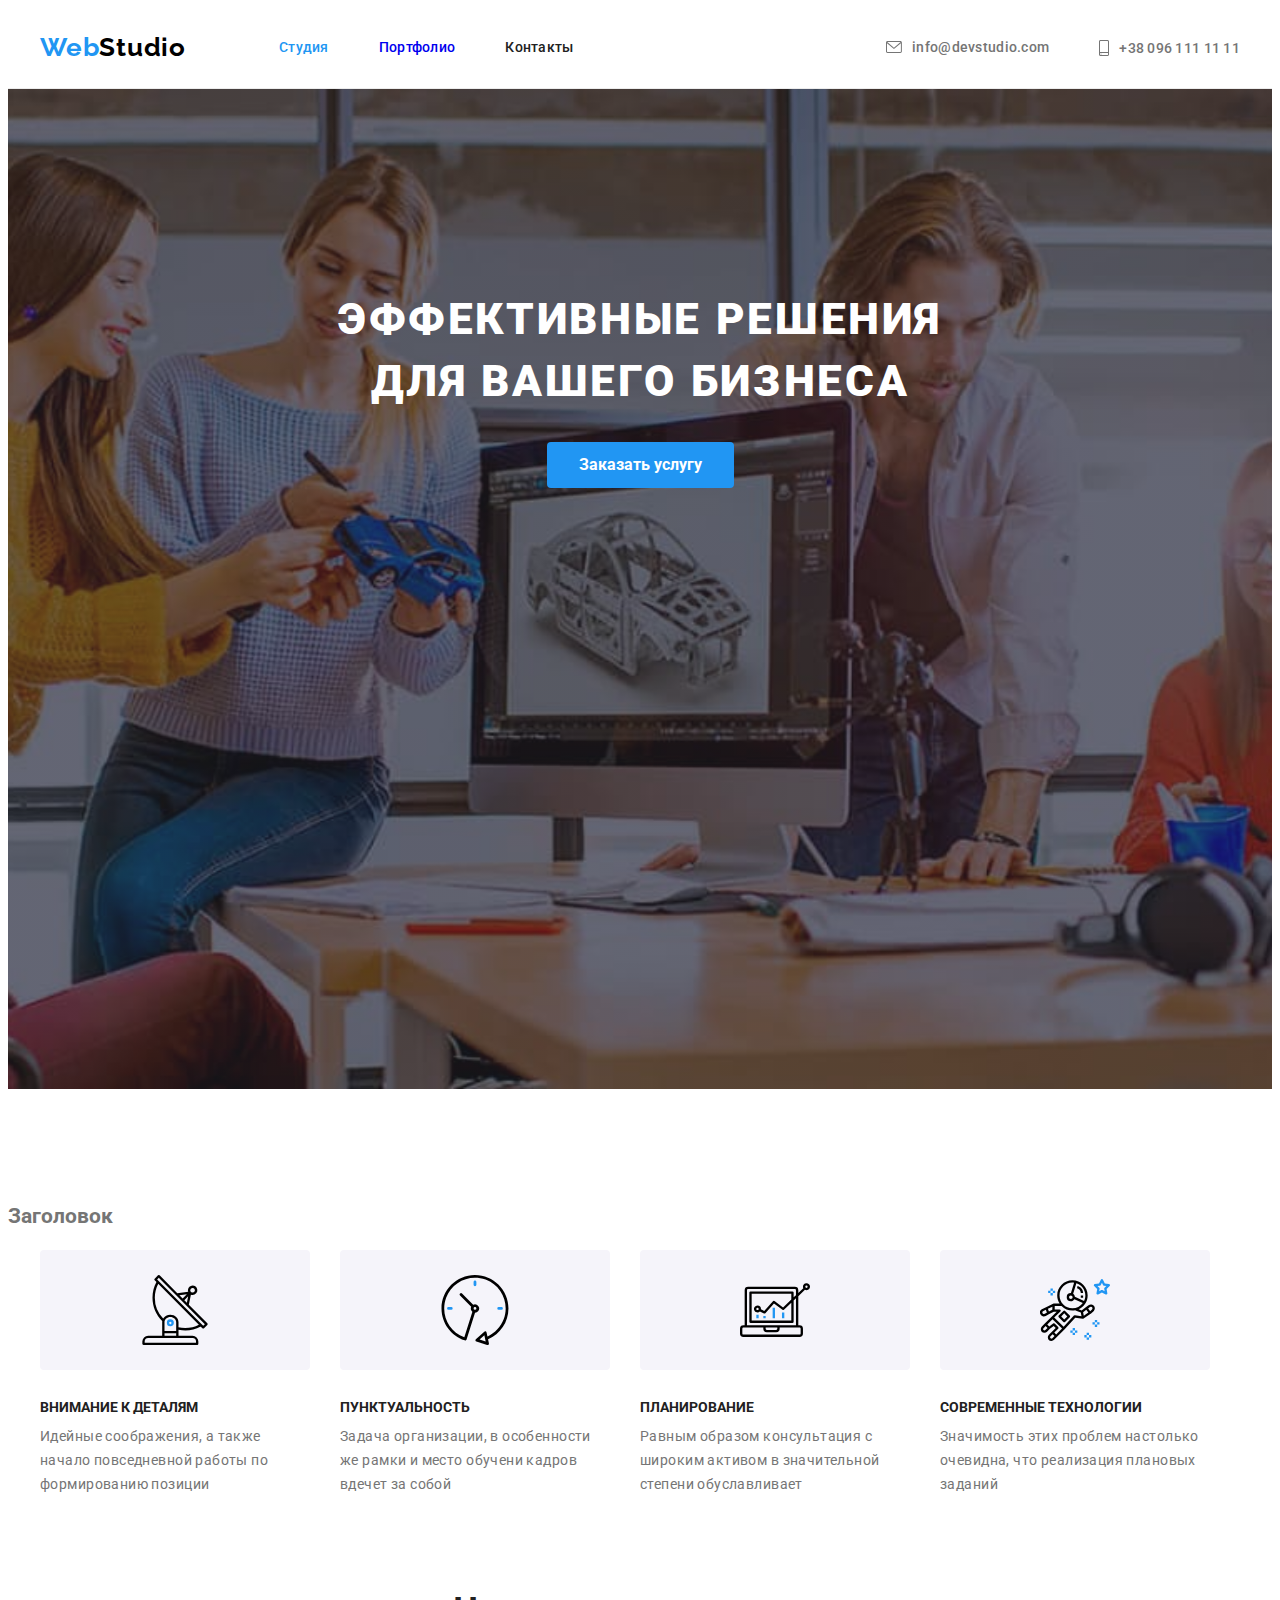
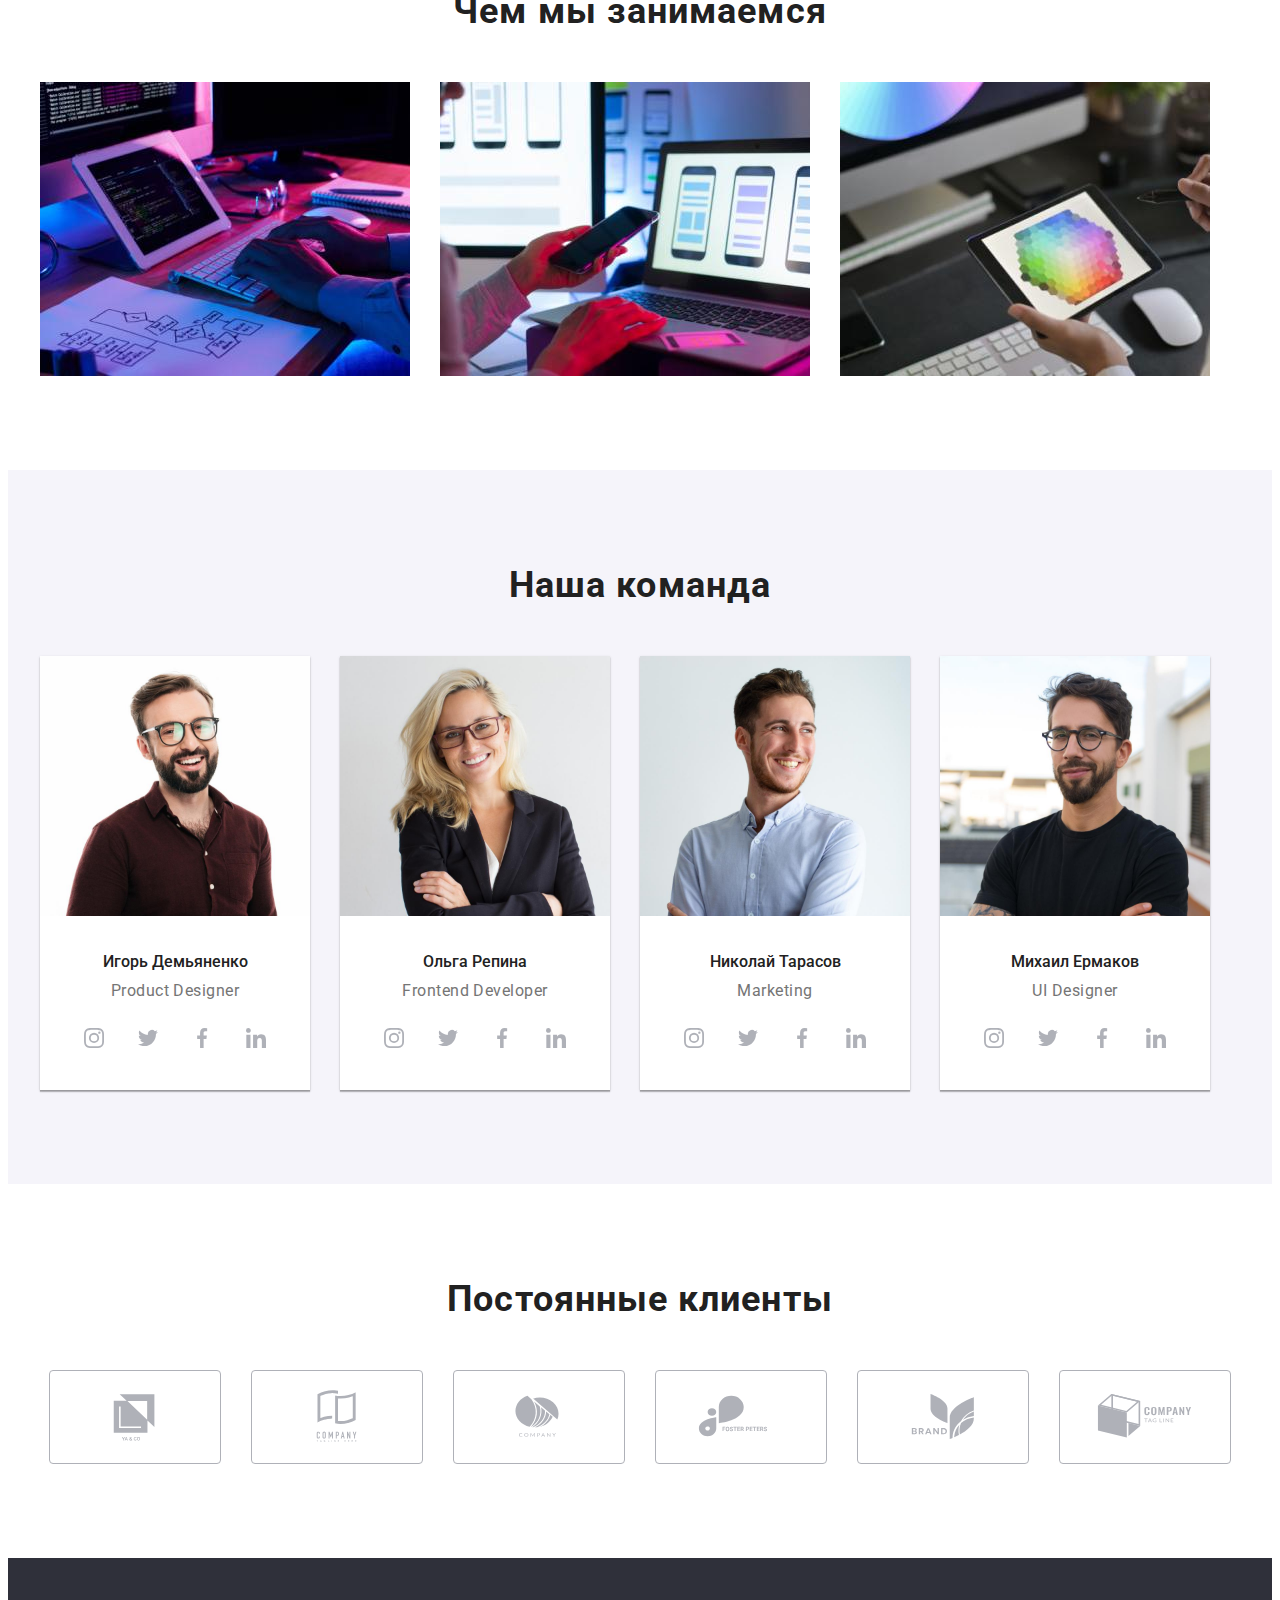
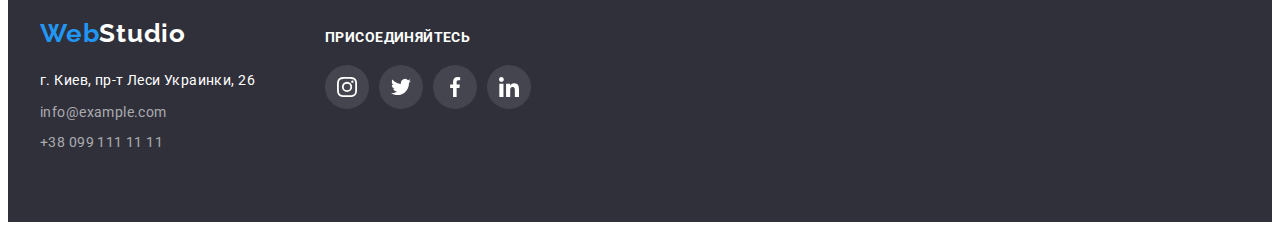
<file: index.html>
<!DOCTYPE html>
<html lang="ru">
  <head>
    <meta charset="UTF-8" />
    <meta http-equiv="X-UA-Compatible" content="IE=edge" />
    <meta name="viewport" content="width=device-width, initial-scale=1.0" />
    <link
      rel="stylesheet"
      href="https://cdnjs.cloudflare.com/ajax/libs/modern-normalize/1.1.0/modern-normalize.min.css"
      integrity="sha512-wpPYUAdjBVSE4KJnH1VR1HeZfpl1ub8YT/NKx4PuQ5NmX2tKuGu6U/JRp5y+Y8XG2tV+wKQpNHVUX03MfMFn9Q=="
      crossorigin="anonymous"
      referrerpolicy="no-referrer"
    />
    <link rel="preconnect" href="https://fonts.googleapis.com" />
    <link rel="preconnect" href="https://fonts.gstatic.com" crossorigin />
    <link
      href="https://fonts.googleapis.com/css2?family=Raleway:wght@700&family=Roboto:wght@400;500;700;900&display=swap"
      rel="stylesheet"
    />
    <link rel="stylesheet" href="./css/styles.css" />
    <title>WebStudio</title>
  </head>
  <body>
    <header class="header">
      <div class="container">
        <nav class="main-navi">
          <a href="./index.html" class="web-header" lang="en"
            >Web<span class="studio-black">Studio</span></a
          >
          <ul class="navi-list">
            <li class="navigation">
              <a class="item-nav current" href="./index.html">Студия</a>
            </li>
            <li class="navigation">
              <a class="item-nav" href="./portfolio.html">Портфолио</a>
            </li>
            <li class="navigation"><a class="item-nav" href="">Контакты</a></li>
          </ul>
        </nav>
        <ul class="navi-bar">
          <li class="contact">
            <a class="link-contact" href="mailto:info@devstudio.com">
              <svg class="icon-latter" width="16" height="12">
                <use href="./images/sprite.svg#icon-letter"></use>
              </svg>
              info@devstudio.com</a>
          </li>
          <li class="contact">
            <a class="link-contact" href="tel:+380961111111">
              <svg class="icon-smartphone" width="10px" height="16px">
                <use href="./images/sprite.svg#icon-smartphone"></use>
              </svg>
              +38 096 111 11 11</a>
          </li>
        </ul>
      </div>
    </header>
    <main>
      <section class="hero overlay">
        <div class="container">
          <h1 class="hero-name">Эффективные решения<br />для вашего бизнеса</h1>
          <button type="button" class="hero-orderbutton">
            Заказать услугу
          </button>
        </div>
      </section>
      <section class="skills">
        <h2 class="visually-hidden">Заголовок</h2>
        <div class="container">
          <ul class="skills-main">
            <li class="skills-item">
              <div class="icon-pic">
                <svg class="icon-skills" width="70px" height="70px"> 
                  <use href="./images/sprite.svg#icon-antenna"></use>
                </svg>
              </div>
              <h3 class="skills-list">Внимание к деталям</h3>
              <p class="skills-content">
                Идейные соображения, а также начало повседневной работы по
                формированию позиции
              </p>
            </li>
            <li class="skills-item">
              <div class="icon-pic">
                <svg class="icon-skills" width="70px" height="70px">
                  <use href="./images/sprite.svg#icon-clock"></use>
                </svg>
              </div>
              <h3 class="skills-list">Пунктуальность</h3>
              <p class="skills-content">
                Задача организации, в особенности же рамки и место обучени
                кадров вдечет за собой
              </p>
            </li>
            <li class="skills-item">
              <div class="icon-pic">
                <svg class="icon-skills" width="70px" height="70px"> 
                  <use href="./images/sprite.svg#icon-diagram"></use>
                </svg>
              </div>
              <h3 class="skills-list">Планирование</h3>
              <p class="skills-content">
                Равным образом консультация с широким активом в значительной
                степени обуславливает
              </p>
            </li>
            <li class="skills-item">
              <div class="icon-pic">
                <svg class="icon-skills" width="70px" height="70px">
                  <use href="./images/sprite.svg#icon-astronaut"></use>
                </svg>
              </div>
              <h3 class="skills-list">Современные технологии</h3>
              <p class="skills-content">
                Значимость этих проблем настолько очевидна, что реализация
                плановых заданий
              </p>
            </li>
          </ul>
        </div>
      </section>
      <section class="works">
        <h2 class="our-works">Чем мы занимаемся</h2>
        <div class="container">
          <ul class="works-list">
            <li class="works-item">
              <img
                src="./images/img1.jpg"
                width="370"
                alt="человек работает за компьютером"
              />
            </li>
            <li class="works-item">
              <img
                src="./images/img2.jpg"
                width="370"
                alt="человек держит телефон"
              />
            </li>
            <li class="works-item">
              <img
                src="./images/img3.jpg"
                width="370"
                alt="человек держит планшет"
              />
            </li>
          </ul>
        </div>
      </section>
      <section class="team">
        <h2 class="our-team">Наша команда</h2>
        <div class="container">
          <ul class="team-list">
            <li class="team-item">
              <img
                src="./images/imgf1.jpg"
                width="270"
                alt="Игорь Демьяненко"
              />
              <div class="bio">
                <h3 class="bio-name">Игорь Демьяненко</h3>
                <p class="bio-post">Product Designer</p>
                <ul class="social-networks">
                  <li class="social-icons">
                    <a href="" class="social-icons-link">
                      <svg class="social-icons-svg" width="20px" height="20px">
                        <use href="./images/sprite.svg#icon-instagram"></use>
                      </svg>
                    </a>
                  </li>
                  <li class="social-icons">
                    <a href="" class="social-icons-link">
                      <svg class="social-icons-svg" width="20px" height="20px">
                        <use href="./images/sprite.svg#icon-twitter"></use>
                      </svg>
                    </a>
                  </li>
                  <li class="social-icons">
                    <a href="" class="social-icons-link">
                      <svg class="social-icons-svg" width="20px" height="20px">
                        <use href="./images/sprite.svg#icon-facebook"></use>
                      </svg>
                    </a>
                  </li>
                  <li class="social-icons">
                    <a href="" class="social-icons-link">
                      <svg class="social-icons-svg" width="20px" height="20px">
                        <use href="./images/sprite.svg#icon-linkedin"></use>
                      </svg>
                    </a>
                  </li>
                </ul>
              </div>
            </li>
            <li class="team-item">
              <img src="./images/imgf2.jpg" width="270" alt="Ольга Репина" />
              <div class="bio">
                <h3 class="bio-name">Ольга Репина</h3>
                <p class="bio-post">Frontend Developer</p>
                <ul class="social-networks">
                  <li class="social-icons">
                    <a href="" class="social-icons-link">
                      <svg class="social-icons-svg" width="20px" height="20px">
                        <use href="./images/sprite.svg#icon-instagram"></use>
                      </svg>
                    </a>
                  </li>
                  <li class="social-icons">
                    <a href="" class="social-icons-link">
                      <svg class="social-icons-svg" width="20px" height="20px">
                        <use href="./images/sprite.svg#icon-twitter"></use>
                      </svg>
                    </a>
                  </li>
                  <li class="social-icons">
                    <a href="" class="social-icons-link">
                      <svg class="social-icons-svg" width="20px" height="20px">
                        <use href="./images/sprite.svg#icon-facebook"></use>
                      </svg>
                    </a>
                  </li>
                  <li class="social-icons">
                    <a href="" class="social-icons-link">
                      <svg class="social-icons-svg" width="20px" height="20px">
                        <use href="./images/sprite.svg#icon-linkedin"></use>
                      </svg>
                    </a>
                  </li>
                </ul>
              </div>
            </li>
            <li class="team-item">
              <img src="./images/imgf3.jpg" width="270" alt="Николай Тарасов" />
              <div class="bio">
                <h3 class="bio-name">Николай Тарасов</h3>
                <p class="bio-post">Marketing</p>
                <ul class="social-networks">
                  <li class="social-icons">
                    <a href="" class="social-icons-link">
                      <svg class="social-icons-svg" width="20px" height="20px">
                        <use href="./images/sprite.svg#icon-instagram"></use>
                      </svg>
                    </a>
                  </li>
                  <li class="social-icons">
                    <a href="" class="social-icons-link">
                      <svg class="social-icons-svg" width="20px" height="20px">
                        <use href="./images/sprite.svg#icon-twitter"></use>
                      </svg>
                    </a>
                  </li>
                  <li class="social-icons">
                    <a href="" class="social-icons-link">
                      <svg class="social-icons-svg" width="20px" height="20px">
                        <use href="./images/sprite.svg#icon-facebook"></use>
                      </svg>
                    </a>
                  </li>
                  <li class="social-icons">
                    <a href="" class="social-icons-link">
                      <svg class="social-icons-svg" width="20px" height="20px">
                        <use href="./images/sprite.svg#icon-linkedin"></use>
                      </svg>
                    </a>
                  </li>
                </ul>
              </div>
            </li>
            <li class="team-item">
              <img src="./images/imgf4.jpg" width="270" alt="Михаил Ермаков" />
              <div class="bio">
                <h3 class="bio-name">Михаил Ермаков</h3>
                <p class="bio-post">UI Designer</p>
                <ul class="social-networks">
                  <li class="social-icons">
                    <a href="" class="social-icons-link">
                      <svg class="social-icons-svg" width="20px" height="20px">
                        <use href="./images/sprite.svg#icon-instagram"></use>
                      </svg>
                    </a>
                  </li>
                  <li class="social-icons">
                    <a href="" class="social-icons-link">
                      <svg class="social-icons-svg" width="20px" height="20px">
                        <use href="./images/sprite.svg#icon-twitter"></use>
                      </svg>
                    </a>
                  </li>
                  <li class="social-icons">
                    <a href="" class="social-icons-link">
                      <svg class="social-icons-svg" width="20px" height="20px">
                        <use href="./images/sprite.svg#icon-facebook"></use>
                      </svg>
                    </a>
                  </li>
                  <li class="social-icons">
                    <a href="" class="social-icons-link">
                      <svg class="social-icons-svg" width="20px" height="20px">
                        <use href="./images/sprite.svg#icon-linkedin"></use>
                      </svg>
                    </a>
                  </li>
                </ul>
              </div>
            </li>
          </ul>
        </div>
      </section>
      <section class="constant-customers">
        <div class="container">
          <h2 class="title">Постоянные клиенты</h2>
          <ul class="customers-list">
            <li class="item">
              <a href="" class="customers-logo">
                <svg class="customers-icon" width="106" height="60">
                  <use href="./images/sprite.svg#icon-Logo1"></use>
                </svg>
              </a>
            </li>
            <li class="item">
              <a href="" class="customers-logo">
                <svg class="customers-icon" width="106" height="60">
                  <use href="./images/sprite.svg#icon-Logo2"></use>
                </svg>
              </a>
            </li>
            <li class="item">
              <a href="" class="customers-logo">
                <svg class="customers-icon" width="106" height="60">
                  <use href="./images/sprite.svg#icon-Logo3"></use>
                </svg>
              </a>
            </li>
            <li class="item">
              <a href="" class="customers-logo">
                <svg class="customers-icon" width="106" height="60">
                  <use href="./images/sprite.svg#icon-Logo4"></use>
                </svg>
              </a>
            </li>
            <li class="item">
              <a href="" class="customers-logo">
                <svg class="customers-icon" width="106" height="60">
                  <use href="./images/sprite.svg#icon-Logo5"></use>
                </svg>
              </a>
            </li>
            <li class="item">
              <a href="" class="customers-logo">
                <svg class="customers-icon" width="106" height="60">
                  <use href="./images/sprite.svg#icon-Logo6"></use>
                </svg>
              </a>
            </li>
          </ul>
        </div>
      </section>
    </main>
    <footer class="footer">
      <div class="container">
        <div class="container-div">
          <a href="./index.html" class="web-footer" lang="en">Web<span class="studio-white">Studio</span></a>
          <address>
            <ul class="footer-navi">
              <li class="adress-contact">г. Киев, пр-т Леси Украинки, 26
              </li>
              <li class="footer-contact">
                <a href="mailto:info@example.com">info@example.com</a>
              </li>
              <li class="footer-contact">
                <a href="tel:+380991111111">+38 099 111 11 11</a>
              </li>
            </ul>
          </address>
        </div>
        <div class="footer-subscription">
          <p class="footer-headline">Присоединяйтесь</p>
          <ul class="footer-social-networks">
            <li class="social-icons">
              <a href="" class="footer-social-icons-link">
                <svg class="footer-social-icons-svg" width="20" height="20">
                  <use href="./images/sprite.svg#icon-instagram"></use>
                </svg>
              </a>
            </li>

            <li class="social-icons">
              <a href="" class="footer-social-icons-link">
                <svg class="footer-social-icons-svg" width="20" height="20">
                  <use href="./images/sprite.svg#icon-twitter"></use>
                </svg>
              </a>
            </li>

            <li class="social-icons">
              <a href="" class="footer-social-icons-link">
                <svg class="footer-social-icons-svg" width="20" height="20">
                  <use href="./images/sprite.svg#icon-facebook"></use>
                </svg>
              </a>
            </li>

            <li class="social-icons">
              <a href="" class="footer-social-icons-link">
                <svg class="footer-social-icons-svg" width="20" height="20">
                  <use href="./images/sprite.svg#icon-linkedin"></use>
                </svg>
              </a>
            </li>
          </ul>
        </div>
      </div>
    </footer>
  </body>
</html>
</file>
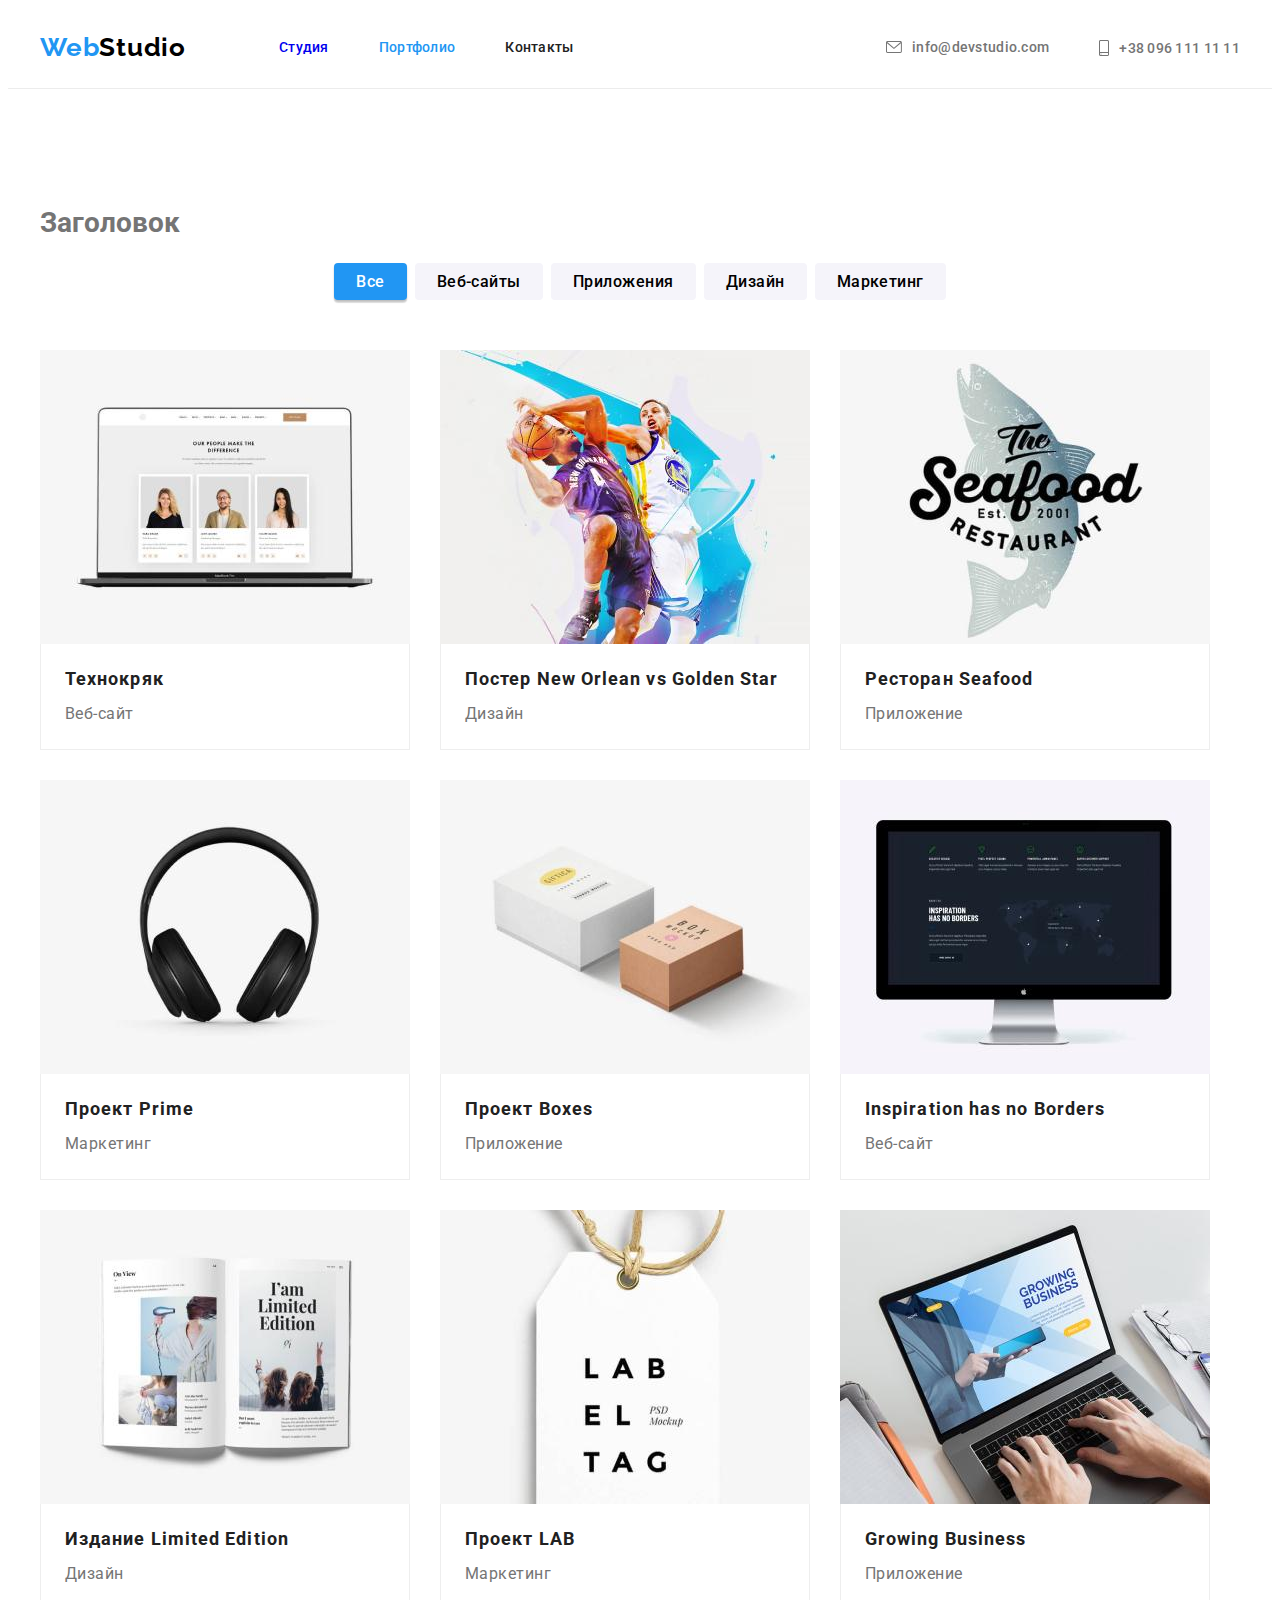
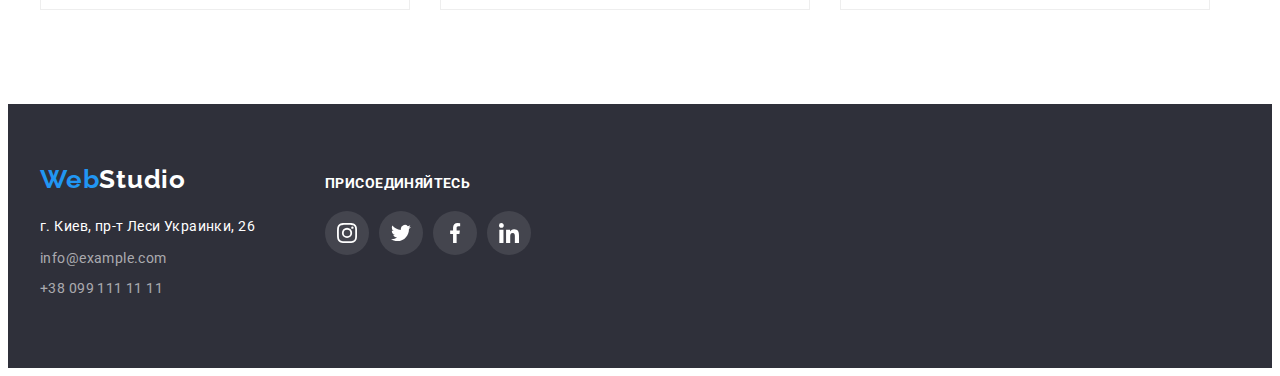
<file: portfolio.html>
<!DOCTYPE html>
<html lang="ru">
<head>
    <meta charset="UTF-8">
    <meta http-equiv="X-UA-Compatible" content="IE=edge">
    <meta name="viewport" content="width=device-width, initial-scale=1.0">
    <link rel="stylesheet" href="https://cdnjs.cloudflare.com/ajax/libs/modern-normalize/1.1.0/modern-normalize.min.css"
        integrity="sha512-wpPYUAdjBVSE4KJnH1VR1HeZfpl1ub8YT/NKx4PuQ5NmX2tKuGu6U/JRp5y+Y8XG2tV+wKQpNHVUX03MfMFn9Q=="
        crossorigin="anonymous" referrerpolicy="no-referrer">
    <link rel="preconnect" href="https://fonts.googleapis.com">
    <link rel="preconnect" href="https://fonts.gstatic.com" crossorigin>
    <link
        href="https://fonts.googleapis.com/css2?family=Raleway:wght@700&family=Roboto:wght@400;500;700;900&display=swap"
        rel="stylesheet">
    <link rel="stylesheet" href="./css/styles.css">
    <title>Portfolio</title>
</head>
<body>
    <header class="header">
        <div class="container">
          <nav class="main-navi">
            <a href="./index.html" class="web-header" lang="en"
              >Web<span class="studio-black">Studio</span></a
            >
            <ul class="navi-list">
              <li class="navigation">
                <a class="item-nav" href="./index.html">Студия</a>
              </li>
              <li class="navigation">
                <a class="item-nav current" href="./portfolio.html">Портфолио</a>
              </li>
              <li class="navigation"><a class="item-nav" href="">Контакты</a></li>
            </ul>
          </nav>
          <ul class="navi-bar">
            <li class="contact">
              <a class="link-contact" href="mailto:info@devstudio.com">
                <svg class="icon-latter" width="16" height="12">
                  <use href="./images/sprite.svg#icon-letter"></use>
                </svg>
                info@devstudio.com</a>
            </li>
            <li class="contact">
              <a class="link-contact" href="tel:+380961111111">
                <svg class="icon-smartphone" width="10px" height="16px">
                  <use href="./images/sprite.svg#icon-smartphone"></use>
                </svg>
                +38 096 111 11 11</a>
            </li>
          </ul>
        </div>
      </header>
<main>
    <section class="projects">
      <div class="container">
        <h1 class="visually-hidden">Заголовок</h1>
        <ul class="project-buttons">
            <li class="button"><button class="filter-button-all" type="button">Все</button></li>
            <li class="button"><button class="filter-button" type="button">Веб-сайты</button></li>
            <li class="button"><button class="filter-button" type="button">Приложения</button></li>
            <li class="button"><button class="filter-button" type="button">Дизайн</button></li>
            <li class="button"><button class="filter-button" type="button">Маркетинг</button></li>
        </ul>
        <ul class="project-list">
            <li class="project-all">
                <a href="">
                    <img src="./images/notebook.jpg"
                    width="370" 
                    alt="Технокряк">
                    <div class="container-item">
                    <h3 class="project-name">Технокряк</h3>
                    <p class="project-type">Веб-сайт</p>
                    </div>
                </a>
            </li>
            <li class="project-all">
                <a href="">
                    <img src="./images/bascet.jpg"
                    width="370"
                    alt="Постер New Orlean vs Golden Star">
                    <div class="container-item">
                    <h3 class="project-name">Постер New Orlean vs Golden Star</h3>
                    <p class="project-type">Дизайн</p>
                   </div>
                </a>
            </li>
            <li class="project-all">
                <a href="">
                    <img src="./images/seafood.jpg"
                    width="370"
                    alt="Ресторан Seafood">
                    <div class="container-item">
                    <h3 class="project-name">Ресторан Seafood</h3>
                    <p class="project-type">Приложение</p>
                    </div>
                </a>
            </li>
            <li class="project-all">
                <a href="">
                    <img src="./images/headphones.jpg"
                    width="370"
                    alt="Проект Prime">
                    <div class="container-item">
                    <h3 class="project-name">Проект Prime</h3>
                    <p class="project-type">Маркетинг</p>
                    </div>
                </a>
            </li>
            <li class="project-all">
                <a href="">
                    <img src="./images/boxes.jpg"
                    width="370"
                    alt="Проект Boxes">
                    <div class="container-item">
                    <h3 class="project-name">Проект Boxes</h3>
                    <p class="project-type">Приложение</p>
                    </div>
                </a>
            </li>
            <li class="project-all">
                <a href="">
                    <img src="./images/monitor.jpg"
                    width="370"
                    alt="Inspiration has no Borders">
                    <div class="container-item">
                    <h3 class="project-name">Inspiration has no Borders</h3>
                    <p class="project-type">Веб-сайт</p>
                     </div>             
                </a>
            </li>
            <li class="project-all">
                <a href="">
                    <img src="./images/book.jpg"
                    width="370"
                    alt="Издание Limited Edition">
                    <div class="container-item">
                    <h3 class="project-name">Издание Limited Edition</h3>
                    <p class="project-type">Дизайн</p>
                    </div>
                </a>
            </li>
            <li class="project-all">
                <a href="">
                    <img src="./images/lab.jpg"
                    width="370"
                    alt="Проект LAB">
                    <div class="container-item">
                    <h3 class="project-name">Проект LAB</h3>
                    <p class="project-type">Маркетинг</p>
                    </div>
                </a>
            </li>
            <li class="project-all">
                <a href="">
                    <img src="./images/business.jpg"
                    width="370"
                    alt="Growing Business">
                    <div class="container-item">
                    <h3 class="project-name">Growing Business</h3>
                    <p class="project-type">Приложение</p>
                    </div>
                </a>
            </li>
        </ul>
    </div>
    </section>
</main>
<footer class="footer">
    <div class="container">
      <div class="container-div">
        <a href="./index.html" class="web-footer" lang="en">Web<span class="studio-white">Studio</span></a>
        <address>
          <ul class="footer-navi">
            <li class="adress-contact">г. Киев, пр-т Леси Украинки, 26
            </li>
            <li class="footer-contact">
              <a href="mailto:info@example.com">info@example.com</a>
            </li>
            <li class="footer-contact">
              <a href="tel:+380991111111">+38 099 111 11 11</a>
            </li>
          </ul>
        </address>
      </div>
      <div class="footer-subscription">
        <p class="footer-headline">Присоединяйтесь</p>
        <ul class="footer-social-networks">
          <li class="social-icons">
            <a href="" class="footer-social-icons-link">
              <svg class="footer-social-icons-svg" width="20" height="20">
                <use href="./images/sprite.svg#icon-instagram"></use>
              </svg>
            </a>
          </li>

          <li class="social-icons">
            <a href="" class="footer-social-icons-link">
              <svg class="footer-social-icons-svg" width="20" height="20">
                <use href="./images/sprite.svg#icon-twitter"></use>
              </svg>
            </a>
          </li>

          <li class="social-icons">
            <a href="" class="footer-social-icons-link">
              <svg class="footer-social-icons-svg" width="20" height="20">
                <use href="./images/sprite.svg#icon-facebook"></use>
              </svg>
            </a>
          </li>

          <li class="social-icons">
            <a href="" class="footer-social-icons-link">
              <svg class="footer-social-icons-svg" width="20" height="20">
                <use href="./images/sprite.svg#icon-linkedin"></use>
              </svg>
            </a>
          </li>
        </ul>
      </div>
    </div>
  </footer>
</body>
</html>
</file>
<file: css/styles.css>
:root {
  --main-color: #212121;
  --secodary-color: #757575;
  --hover-color: #2196f3;
  --background-color: #ffffff;
}

body {
  font-family: Roboto, sans-serif;
  font-weight: 400;
  font-size: 14px;
  line-height: 1.5;
  background-color: var(--background-color);
  color: var(--secodary-color);
}

body a:visited {
  color: var(--main-color);
}

body a {
  text-decoration: none;
}

body button:hover,
body button:focus,
body button:active {
  background-color: var(--hover-color);
  color: var(--background-color);
  box-shadow: 0px 3px 1px rgba(0, 0, 0, 0.1), 
  0px 1px 2px rgba(0, 0, 0, 0.08),
  0px 2px 2px rgba(0, 0, 0, 0.12);
}

.header {
  border-bottom: 1px solid #ececec;
}

.navi-list a:hover,
.navi-list a:focus {
  color: var(--hover-color);
}

.main-navi .web-header {
  font-family: Raleway;
  font-weight: 700;
  font-size: 26px;
  line-height: 1.2;
  letter-spacing: 0.03em;
  color: var(--hover-color);

  padding-top: 24px;
  padding-bottom: 25px;

  margin: 0;
}

.footer .web-footer {
  font-family: Raleway;
  font-weight: 700;
  font-size: 26px;
  line-height: 1.2;
  letter-spacing: 0.03em;
  color: var(--hover-color);
}

.studio-black {
  font-family: Raleway;
  font-weight: 700;
  font-size: 26px;
  line-height: 1.2;
  letter-spacing: 0.03em;
  color: #000000;
}

.navi-bar a:hover,
.navi-bar a:focus {
  color: var(--hover-color);
}

.header .container {
  display: flex;
  align-items: center;
  width: 1200px;
  padding-left: 15px;
  padding-right: 15px;
  margin: 0 auto;
}

.main-navi {
  display: flex;
  align-items: center;
}

.navi-list {
  display: flex;
  font-size: 14px;
  line-height: 1.1;
  letter-spacing: 0.02em;
  font-weight: 500;
  color: var(--main-color);
  list-style: none;

  margin-left: 93px;
  padding-left: 0;
  margin-top: 0;
  margin-bottom: 0;
 
  align-items: center;
}

.navi-list .item-nav {
  display: block;
  padding-top: 32px;
  padding-bottom: 32px;
}

.navi-list .navigation:not(:last-child) {
  margin-right: 50px;
}

.item-nav.current {
  color: var(--hover-color);
}

.navi-bar a {
  text-decoration: none;
  font-family: Roboto;
  font-weight: 500;
  line-height: 1;
  letter-spacing: 0.02em;
  text-align: left;
  font-size: 14px;
  color: var(--secodary-color);
}

.navi-bar {
  display: flex;
  margin-left: auto;
  margin-top: 0;
  margin-bottom: 0;
  padding-left: 0;

  list-style: none;
}

.navi-bar .contact:not(:last-child) {
  margin-right: 50px;
}

.link-contact {
  display: flex;
  align-items: center;

  padding-top: 32px;
  padding-bottom: 32px;
}

.link-phone {
  display: flex;
  align-items: center;
}

.icon-latter {
  fill: currentColor;
  margin-right: 10px;
}

.icon-smartphone {
  fill: currentColor;
  margin-right: 10px;
}

.link-contact .icon-latter:hover,
.link-contact .icon-latter:focus {
  color: var(--hover-color);
}

.hero {
  background-color: #2f303a;

  padding-top: 200px;
  padding-bottom: 200px;
}

.hero .hero-name {
  font-family: Roboto;
  font-size: 44px;
  font-style: normal;
  line-height: 1.4;
  letter-spacing: 0.06em;
  text-align: center;
  font-weight: 900;
  text-transform: uppercase;
  color: #ffffff;

  margin: 0;
  margin-bottom: 30px;
}

.hero .hero-orderbutton {
  font-family: Roboto;
  font-weight: 700;
  font-style: normal;
  font-size: 16px;
  line-height: 1.6;
  background-color: var(--hover-color);
  color: #ffffff;

  border-radius: 4px;
  border-width: 2px;
  border-style: hidden;

  padding-left: 32px;
  padding-right: 32px;
  padding-top: 10px;
  padding-bottom: 10px;

  display: block;
  margin-left: auto;
  margin-right: auto;
  cursor: pointer;
}

/* скрытие заголовка
.visually-hidden {
  position: absolute;
  clip: rect(0 0 0 0);
  width: 1px;
  height: 1px;
  margin: 1px;
} */

.overlay {
  height: 600px;
  max-width: 1600px;
  margin-left: auto;
  margin-right: auto;

  background-image: linear-gradient(
  to right, rgba(47, 48, 58, 0.4),
  rgba(47, 48, 58, 0.4)),
    url(../images/hero.jpg);
  background-size: cover;
  background-repeat: no-repeat;
  background-position: center;
}

.skills {
  padding-top: 94px;
  padding-bottom: 94px;
}

.skills .container {
  width: 1200px;
  padding-left: 15px;
  padding-right: 15px;
  margin: 0 auto;

  display: flex;
}

.skills-main {
  list-style: none;

  display: flex;

  margin: 0;
  padding: 0;
}

.skills-item {
  margin-right: 30px;
  width: 270px;
}

.skills-item:last-child {
  margin-right: 0;
}

.icon-pic {
  display: flex;
  flex-wrap: wrap;
  justify-content: center;
  align-items: center;
  width: 270px;
  height: 120px;
  background-color: #f5f4fa;
  border-radius: 4px;
  margin-bottom: 30px;
}

.skills-list {
  font-weight: 700;
  font-size: 14px;
  line-height: 1;
  text-transform: uppercase;
  color: var(--main-color);

  margin-top: 0;
  margin-bottom: 10px;
}

.skills-content {
  font-family: Roboto;
  font-size: 14px;
  font-style: normal;
  font-weight: 400;
  line-height: 24px;
  letter-spacing: 0.03em;
  text-align: left;

  margin: 0;
}

.works {
  padding-bottom: 94px;
}

.works .container {
  width: 1200px;
  padding-left: 15px;
  padding-right: 15px;
  margin: 0 auto;

  display: flex;
}

.works-list {
  list-style: none;
  display: flex;
  margin: 0;
  padding: 0;
}

.works-list .works-item {
  margin-left: 0;
  margin-right: 30px;
}

.works-item img {
  display: block;
  max-width: 100%;
  height: auto;
}

.works-item:last-child {
  margin-right: 0;
}

.works .our-works,
.team .our-team {
  font-size: 36px;
  font-weight: 700;
  line-height: 1.17;
  letter-spacing: 0.03em;
  text-align: center;
  color: var(--main-color);

  margin-top: 0;
  margin-bottom: 50px;
}

.team {
  background-color: #f5f4fa;

  padding-top: 94px;
  padding-bottom: 94px;
}

.team .container {
  width: 1200px;
  padding-left: 15px;
  padding-right: 15px;
  margin: 0 auto;

  display: flex;
}

.team-list {
  list-style: none;

  display: flex;
  padding: 0;
  margin: 0;
}

.team-list .team-item {
  margin-right: 30px;
  margin-left: 0;
  padding: 0;

  background-color: var(--background-color);
  box-shadow: 0px 1px 3px rgba(0, 0, 0, 0.12), 0px 1px 1px 
  rgba(0, 0, 0, 0.14), 0px 2px 1px
  rgba(0, 0, 0, 0.2)
}

.team-item:last-child {
  margin-right: 0;
}

.team-item .bio {
  padding-top: 30px;
  padding-bottom: 30px;
  padding-right: 32px;
  padding-left: 32px;
  align-items: center;
  text-align: center;
}

.team .bio-name {
  font-family: Roboto;
  font-weight: 500;
  font-size: 16px;
  line-height: 1.2;
  color: var(--main-color);

  margin-top: 0;
  margin-bottom: 10px;
}

.team .bio-post {
  font-family: Roboto;
  line-height: 1.2;
  letter-spacing: 0.03em;
  font-size: 16px;

  margin: 0;
  margin-bottom: 16px;
}

/* social links НАША КОМАНДА */

.social-networks {
  list-style: none;
  display: flex;
  justify-content: center;
  align-items: center;

  padding: 0;
}

.social-icons:not(:last-child) {
  margin-right: 10px;
}

.social-icons-link {
  display: flex;
  justify-content: center;
  align-items: center;
  width: 44px;
  height: 44px;
  border-radius: 50%;
}

.social-icons-link {
  background-color: var(--background-color);
}

.social-icons-svg {
  fill: #afb1b8;
}

.social-icons-link:hover,
.social-icons-link:focus {
  background-color: var(--hover-color);
}

.social-icons-link:hover .social-icons-svg,
.social-icons-link:focus .social-icons-svg{
  fill: var(--background-color);
}

.projects {
  padding-top: 94px;
  padding-bottom: 94px;
}

.projects .container {
  width: 1200px;
  padding-left: 15px;
  padding-right: 15px;
  margin: 0 auto;
}

.project-buttons .button {
  margin-right: 8px;
}

.project-buttons .button:last-child {
  margin-right: 0;
}

.filter-button,
.filter-button-all {
  font-family: Roboto;
  font-size: 16px;
  font-style: normal;
  font-weight: 500;
  line-height: 1.6;
  letter-spacing: 0.03em;
  text-align: center;

  padding-top: 6px;
  padding-bottom: 6px;
  padding-left: 22px;
  padding-right: 22px;

  border-radius: 4px;
  border-width: 2px;
  border-style: hidden;
  border-color: #f5f4fa;
  background-color: rgba(245, 244, 250, 1);
  cursor: pointer;
}

.project-name {
  font-family: Roboto;
  font-weight: 700;
  font-size: 18px;
  line-height: 1.7;
  letter-spacing: 0.06em;
  color: var(--main-color);

  margin: 0;
  margin-bottom: 4px;
  padding: 0;
}

.project-type {
  font-size: 16px;
  font-style: normal;
  font-weight: 400;
  line-height: 1.9;
  letter-spacing: 0.03em;
  text-align: left;
  font-family: Roboto;
  color: var(--secodary-color);

  margin: 0;
  padding: 0;
}

.projects .project-buttons {
  list-style: none;
  font-weight: 500;
  font-size: 16px;
  line-height: 1.63;
  letter-spacing: 00.03em;
  color: var(--background-color);

  display: flex;
  justify-content: center;
  align-items: center;
  padding: 0;
  margin: 0;
  margin-bottom: 50px;
}

.project-buttons .filter-button-all {
  color: var(--background-color);
  background-color: var(--hover-color);
  box-shadow: 0px 3px 1px rgba(0, 0, 0, 0.1),
   0px 1px 2px rgba(0, 0, 0, 0.08), 
   0px 2px 2px rgba(0, 0, 0, 0.12);
}

.project-list {
  list-style: none;

  display: flex;
  flex-wrap: wrap;

  margin: 0;
  padding: 0;
}

.project-list .project-all {
  background-color: var(--background-color);

  margin-right: 30px;
  margin-bottom: 30px;

  width: 370px;

  /* border: 1px solid #eeeeee; */
}

.project-all img {
  display: block;
}

/* li не может быть активной для focus */
/* .project-all:hover,
.project-all:focus {
  box-shadow: 0px 1px 1px rgba(0, 0, 0, 0.12), 0px 4px 4px 
 rgba(0, 0, 0, 0.06), 1px 4px 6px rgba(0, 0, 0, 0.16)
} */

.project-all a {
  display: block;
  text-decoration: none;
  color: inherit;
}

.project-all a:hover,
.project-all a:focus {
  box-shadow: 0px 1px 1px rgba(0, 0, 0, 0.12), 0px 4px 4px 
 rgba(0, 0, 0, 0.06), 1px 4px 6px rgba(0, 0, 0, 0.16)
}

.project-all:nth-child(3n + 3) {
  margin-right: 0;
}

.project-all:nth-last-child(-n + 3) {
  margin-bottom: 0;
}

.project-all .container-item {
  padding-left: 24px;
  padding-right: 24px;
  padding-top: 20px;
  padding-bottom: 20px;
  border-left: 1px solid #eeeeee;
  border-right: 1px solid #eeeeee;
  border-bottom: 1px solid #eeeeee;
}

/* NEW SECTION WITH LOGO */

.constant-customers .container {
  width: 1200px;
  padding-left: 15px;
  padding-right: 15px;
  margin: 0 auto;
}

.constant-customers {
  padding-bottom: 94px;
  padding-top: 94px;
}

.constant-customers .title {
font-family: Roboto;
font-size: 36px;
font-style: normal;
font-weight: 700;
line-height: 42px;
letter-spacing: 0.03em;
text-align: center;
color: #212121;
}

/* не устанавливается нижний маржин от h2 до иконок */
.constant-customers .title {
  margin: 0;
  margin-bottom: 50px;
}
.customers-logo {
  display: flex;
  align-items: center;
  justify-content: center;
  border: 1px solid #afb1b8;
  width: 170px;
  height: 92px;
  border-radius: 4px;
  overflow: hidden;
  fill: #AFB1B8;;
}

.customers-list {
  list-style: none;
  display: flex;
  justify-content: center;
  align-items: center;
  flex-wrap: wrap;
  padding: 0;
  margin: 0;
}

.customers-list .item:not(:last-child) {
  margin-right: 30px;
}

/* отступ иконок друг от друга 2й способ
.customers-list .item + .item {
  margin-left: 30px; */

.customers-logo:hover,
.customers-logo:focus {
 border: 1px solid var(--hover-color);
}

.customers-logo:hover .customers-icon,
.customers-logo:focus .customers-icon{
  fill: var(--hover-color);
  }


/* FOOTER */

.footer {
  background-color: #2f303a;

  padding-top: 60px;
  padding-bottom: 60px;
}

.footer .container {
  width: 1200px;
  padding-left: 15px;
  padding-right: 15px;
  margin: 0 auto;

  display: flex;
  align-items: baseline;
}

.web-footer {
  font-family: Raleway;
  font-weight: 700;
  font-size: 26px;
  line-height: 1.2;
  letter-spacing: 0.03em;
  color: var(--hover-color);
  margin-bottom: 20px;
}

/* .footer-contact .address {
  font-style: normal;
  font-family: Roboto;
  line-height: 1.5;
  text-align: left;
  letter-spacing: 0.03em;
  font-size: 14px;
  color: #ffffff;

  margin: 0;
} */

.footer-navi a {
  font-family: Roboto;
  font-size: 14px;
  line-height: 1.5;
  letter-spacing: 0.03em;
  text-align: left;
  text-decoration: none;
  color: rgba(255, 255, 255, 0.6);
}

.footer-navi {
  list-style: none;
  font-style: normal;

  margin: 0;
  margin-top: 20px;
  padding: 0;
}

.footer-navi .adress-contact {
  font-family: Roboto;
  font-size: 14px;
  font-style: normal;
  font-weight: 400;
  line-height: 1.7;
  letter-spacing: 0.03em;
  text-align: left;
  color: var(--background-color);

  margin-bottom: 9px;
}

.footer-navi .footer-contact {
    margin-bottom: 9px;
  }

.footer-navi a:hover,
.footer-navi a:focus {
  color: var(--hover-color);
}

.studio-white {
  font-family: Raleway;
  font-weight: 700;
  font-size: 26px;
  line-height: 1.2;
  letter-spacing: 0.03em;
  color: #ffffff;
}

.container-div {
  margin-right: 70px;
}

.footer-subscription {
  /* display: block; */
  /* width: auto;
  height: auto;
  margin-left: 70px; */
  width: auto;
  margin-left: 0px;
  margin-right: 93px;
  display: block;
  justify-content: center;
  align-content: flex-start;
}

 .footer-headline {
  font-family: Roboto;
  font-style: normal;
  font-weight: bold;
  font-size: 14px;
  line-height: 16px;
  letter-spacing: 0.03em;
  text-transform: uppercase;
  color: #FFFFFF;

  margin: 0;
  margin-bottom: 20px;
}

.footer-social-networks {
  list-style: none;
  display: flex;
  justify-content: center;
  align-items: center;

  margin: 0;
  padding: 0;
}

.footer-social-icons-link {
  display: flex;
  justify-content: center;
  align-items: center;
  width: 44px;
  height: 44px;
  border-radius: 50%;
}

.footer-social-icons-link {
  background: rgba(255, 255, 255, 0.1)
}

.footer-social-icons-svg {
  fill: var(--background-color);
}

.footer-social-icons-link:hover,
.footer-social-icons-link:focus {
  background: var(--hover-color);
}
</file>
